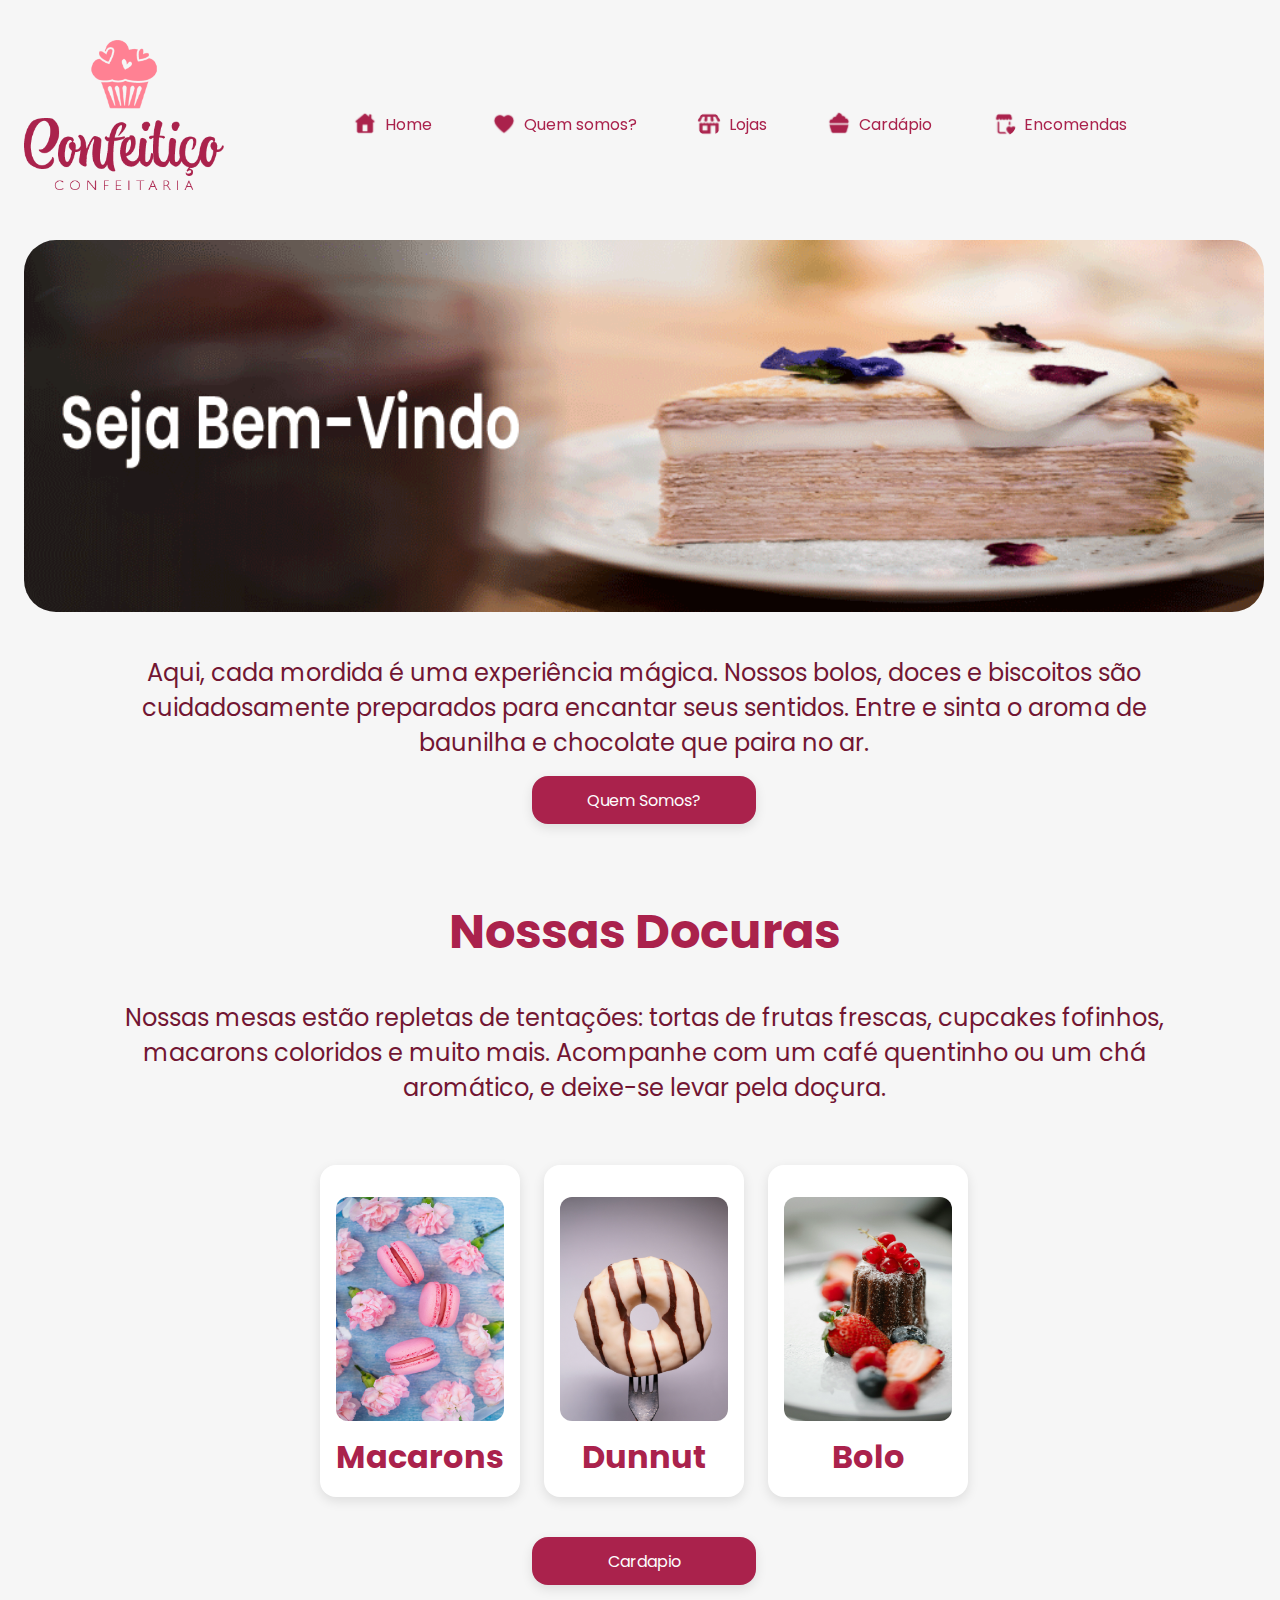
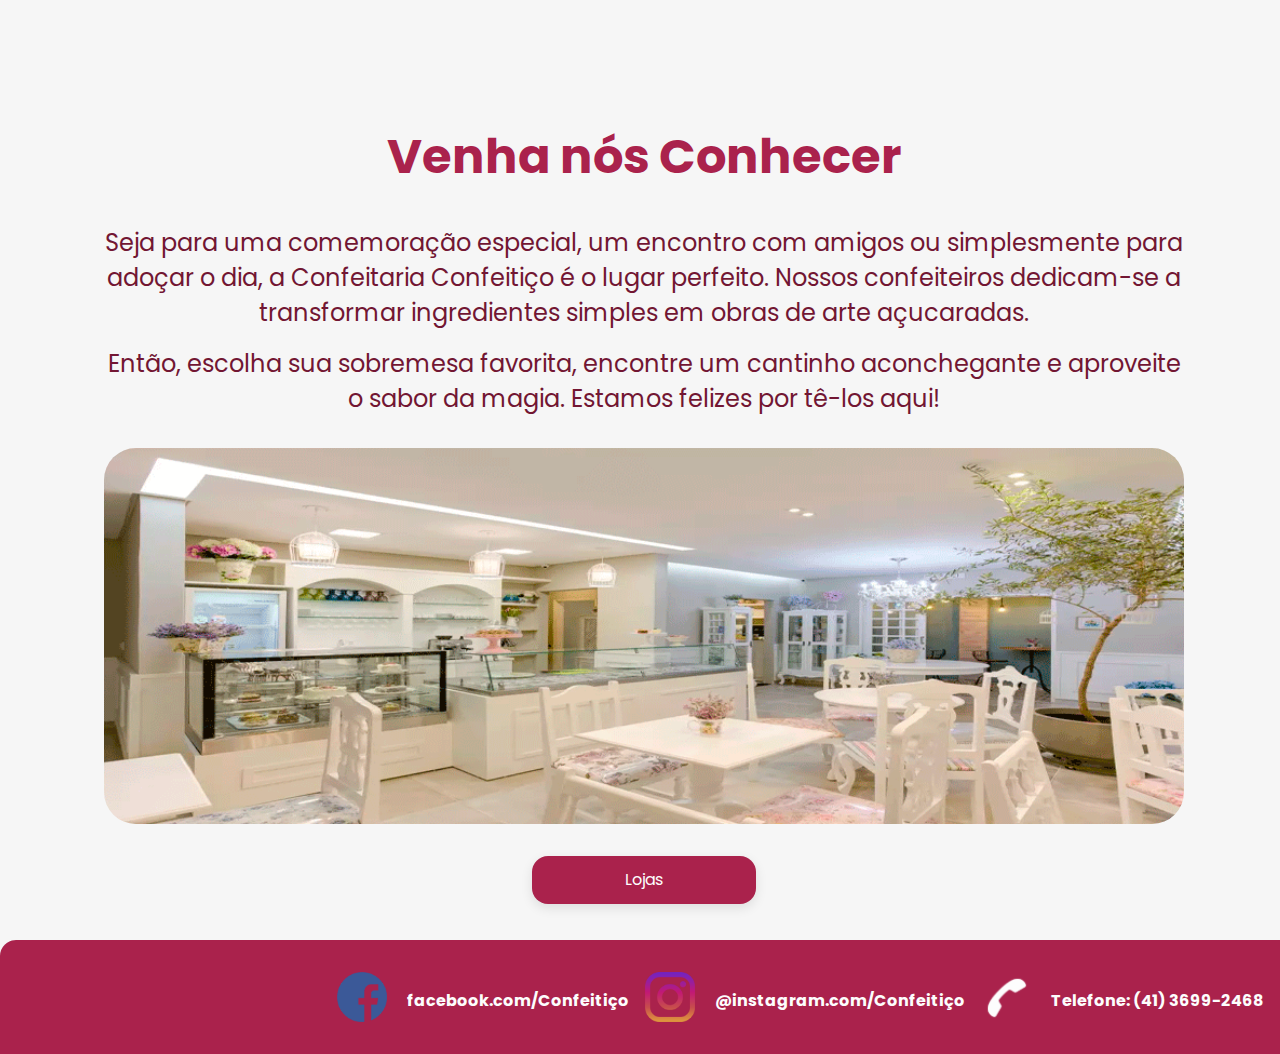
<file: web/index.html>
<!DOCTYPE html>
<html lang="en">

<head>
    <meta charset="UTF-8">
    <meta name="viewport" content="width=device-width, initial-scale=1.0">
    <title>Home</title>
    <link rel="stylesheet" href="assets/css/estilos.css">
    <link
        href="https://fonts.googleapis.com/css2?family=Poppins:ital,wght@0,100;0,200;0,300;0,400;0,500;0,600;0,700;0,800;0,900;1,100;1,200;1,300;1,400;1,500;1,600;1,700;1,800;1,900&display=swap"
        rel="stylesheet">

</head>

<body class="espaço">

    <div id="container">
        <header>
            <div id="topo">
                <a href="index.html"><img src="assets/Imagens/logo.png" alt="Logo" class="logo"></a>
                <img src="assets/Imagens/icones/Menu.svg" alt="Menu" id="btMenu">

            </div>

            <nav id="nav">
                     <img src="assets/Imagens/icones/fechar (1).svg" id="btFechar" alt="fechar">
                    <ul>
                        <li><img src="assets/Imagens/icones/icon-home.svg" alt="home"><a href="index.html">Home</a></li>
                        <li><img src="assets/Imagens/icones/icon-QuemSomos.svg" alt="coração"><a href="QuemSomos.html">Quem
                                somos?</a></li>
                        <li><img src="assets/Imagens/icones/icon-Lojas.svg" alt="loja"><a href="Lojas.html">Lojas</a></li>
                        <li><img src="assets/Imagens/icones/Icon-Cardapio.svg" alt="cardapio"><a href="Cardapio.html">Cardápio</a>
                        </li>
    
                        <li><img src="assets/Imagens/icones/icon-Encomendas.svg" alt="encomendas"><a
                                href="Encomendas.html">Encomendas</a></li>
                </ul>
            </nav>
        </header>
        <div class="fotodestaque">

            <img src="assets/Imagens/destaque-home.png" alt="Imagem Destaque">
        </div>

        <section class="seção-home">
            <p>
                Aqui, cada mordida é uma experiência mágica. Nossos bolos, doces e biscoitos são cuidadosamente
                preparados para encantar seus sentidos. Entre e sinta o aroma de baunilha e chocolate que paira no ar.

            </p>

            <a href="QuemSomos.html" class="botao">Quem Somos? </a>
        </section>


        <section class="seção-home">

            <h1>Nossas Docuras</h1>
            <p>
                Nossas mesas estão repletas de tentações: tortas de frutas frescas, cupcakes fofinhos, macarons
                coloridos e muito mais. Acompanhe com um café quentinho ou um chá aromático, e deixe-se levar pela
                doçura.
            </p>
        </section>


        <aside class="seção-docuras">
            <div class="card-home">
                <img src="assets/Imagens/macarons-home.png" alt="macarons">
                <h3>Macarons</h3>
            </div>

            <div class="card-home">
                <img src="assets/Imagens/dunnut-home.png" alt="dunnut">
                <h3>Dunnut</h3>
            </div>

            <div class="card-home">
                <img src="assets/Imagens/bolo-home.png" alt="Bolo">
                <h3>Bolo</h3>
            </div>


        </aside>
        <div class="botao-docuras">
            <a href="Cardapio.html" class="botao">Cardapio</a>
        </div>

        <section class="seção-home">
            <h1>Venha nós Conhecer</h1>
            <p>Seja para uma comemoração especial, um encontro com amigos ou simplesmente para adoçar o dia, a
                Confeitaria Confeitiço é o lugar perfeito. Nossos confeiteiros dedicam-se a transformar ingredientes
                simples em obras de arte açucaradas.
            </p>
            <p>
                Então, escolha sua sobremesa favorita, encontre um cantinho aconchegante e aproveite o sabor da magia.
                Estamos felizes por tê-los aqui!
            </p>

            <img src="assets/Imagens/loja_a.png" alt="Loja">

            <a href="Lojas.html" class="botao">Lojas</a>

        </section>
    </div>

    <footer>
        <div class="rodape">
            <img src="assets/Imagens/Call.svg" alt="telefone">
            <h2>Telefone: (41) 3699-2468</h2>
        </div>
        <div class="rodape">
            <img src="assets/Imagens/instagram.png" alt="instagram">
            <h2> @instagram.com/Confeitiço</h2>

        </div>
        <div class="rodape">
            <img src="assets/Imagens/face.png" alt="FaceBook">
            <h2> facebook.com/Confeitiço</h2>
        </div>
    </footer>




    <script src="assets/javascript/js.js">

    </script>




</body>

</html>
</file>
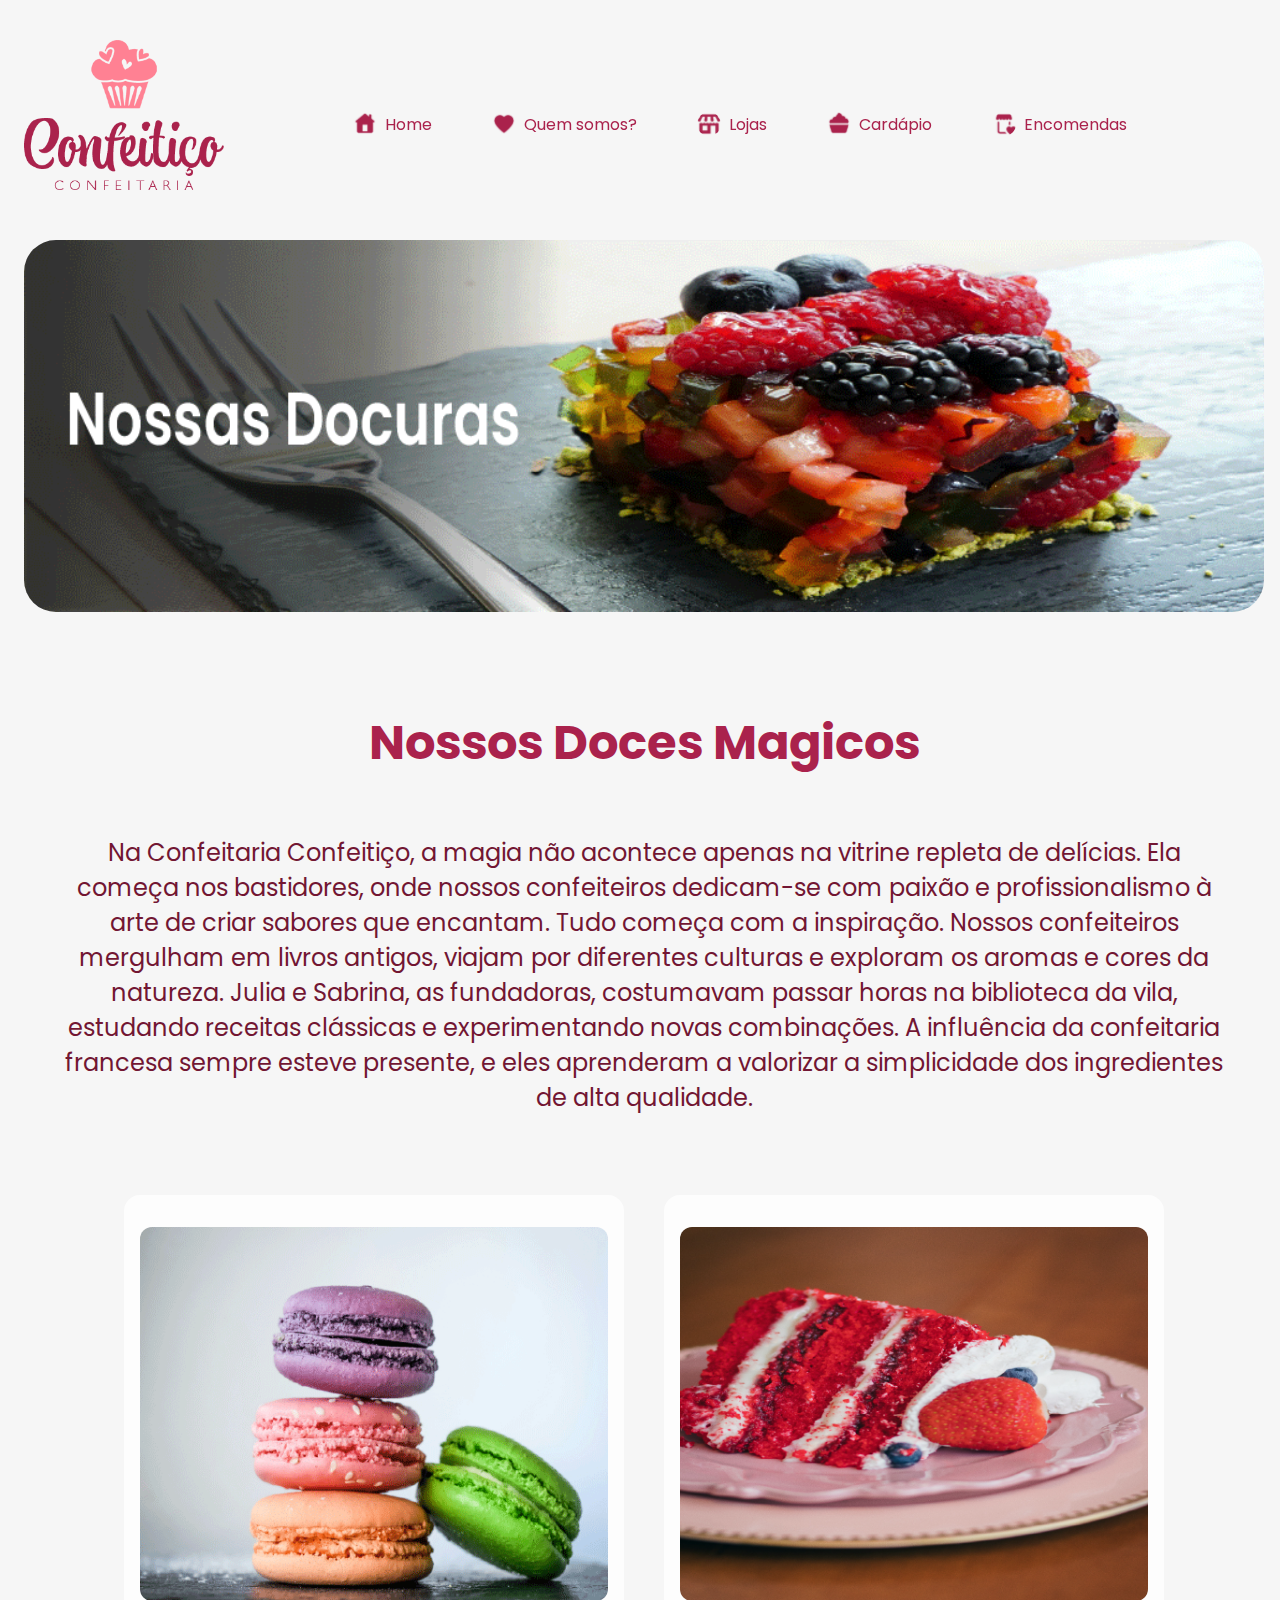
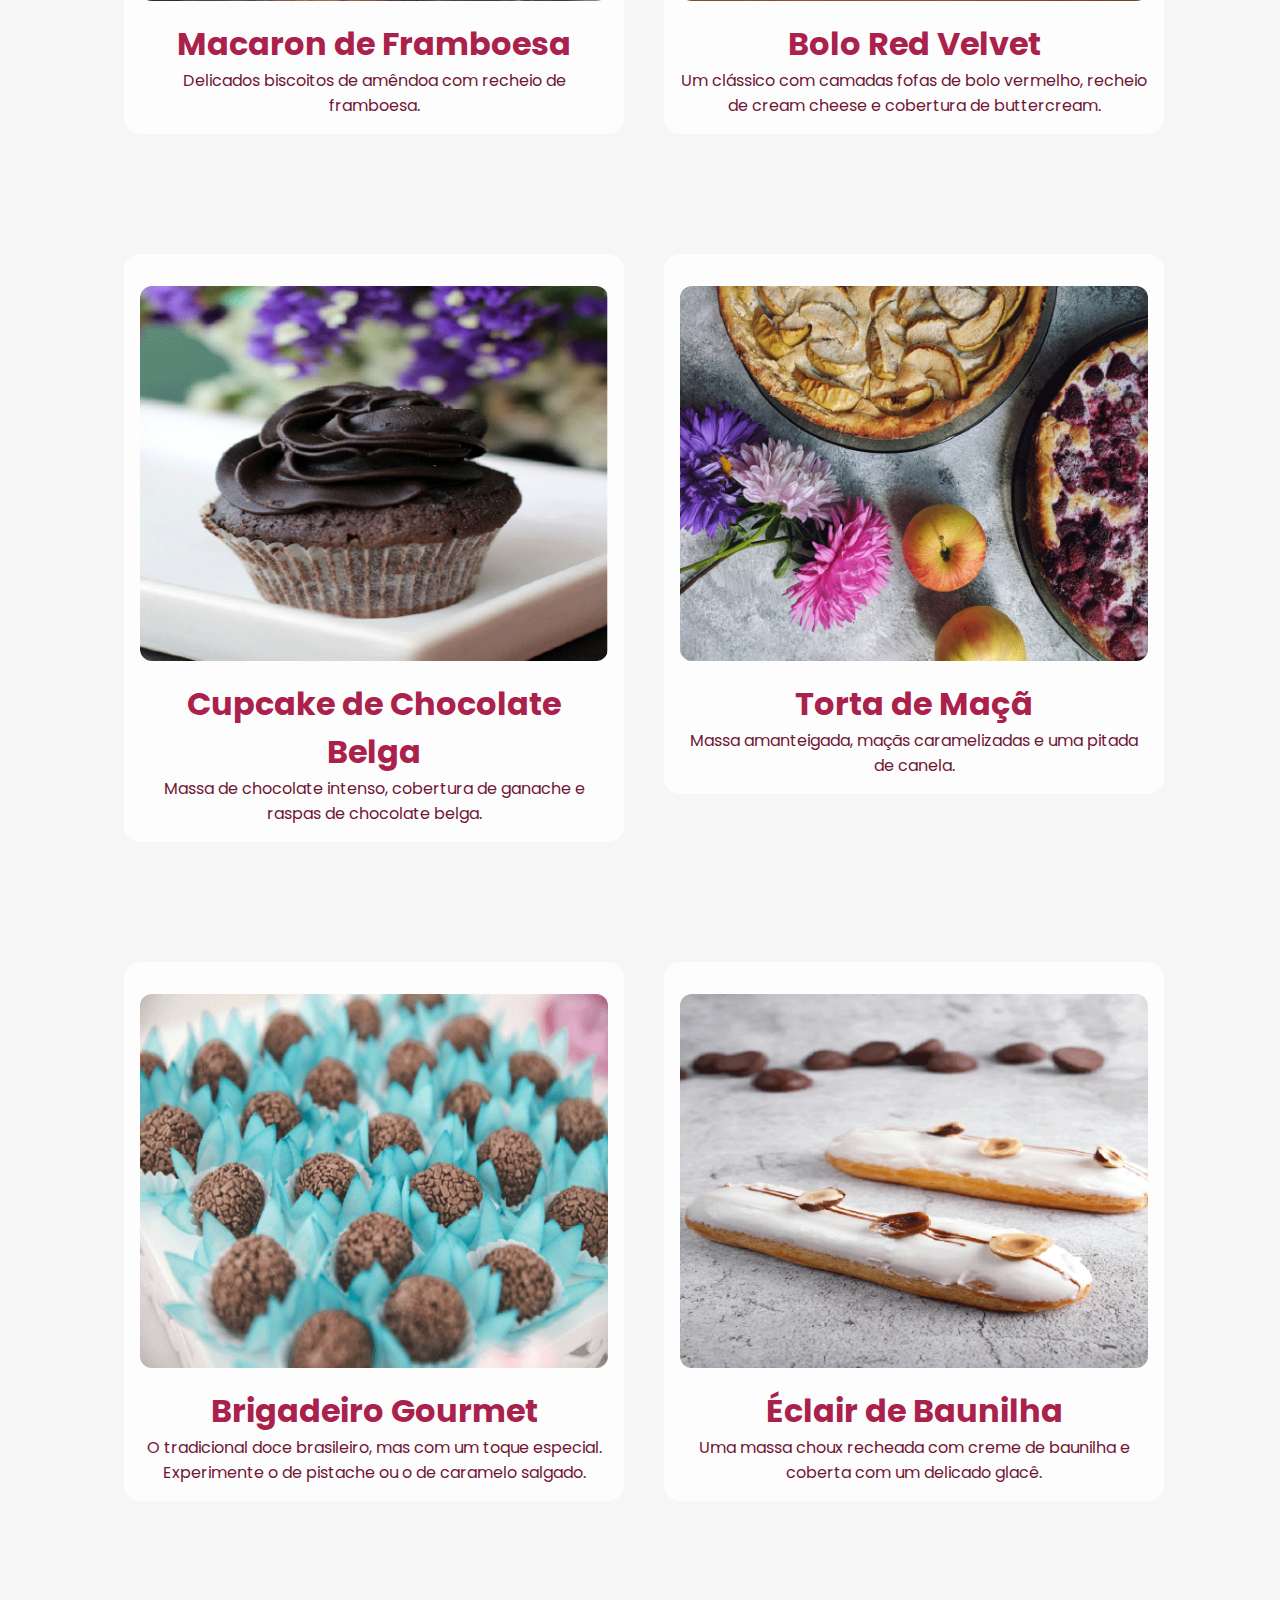
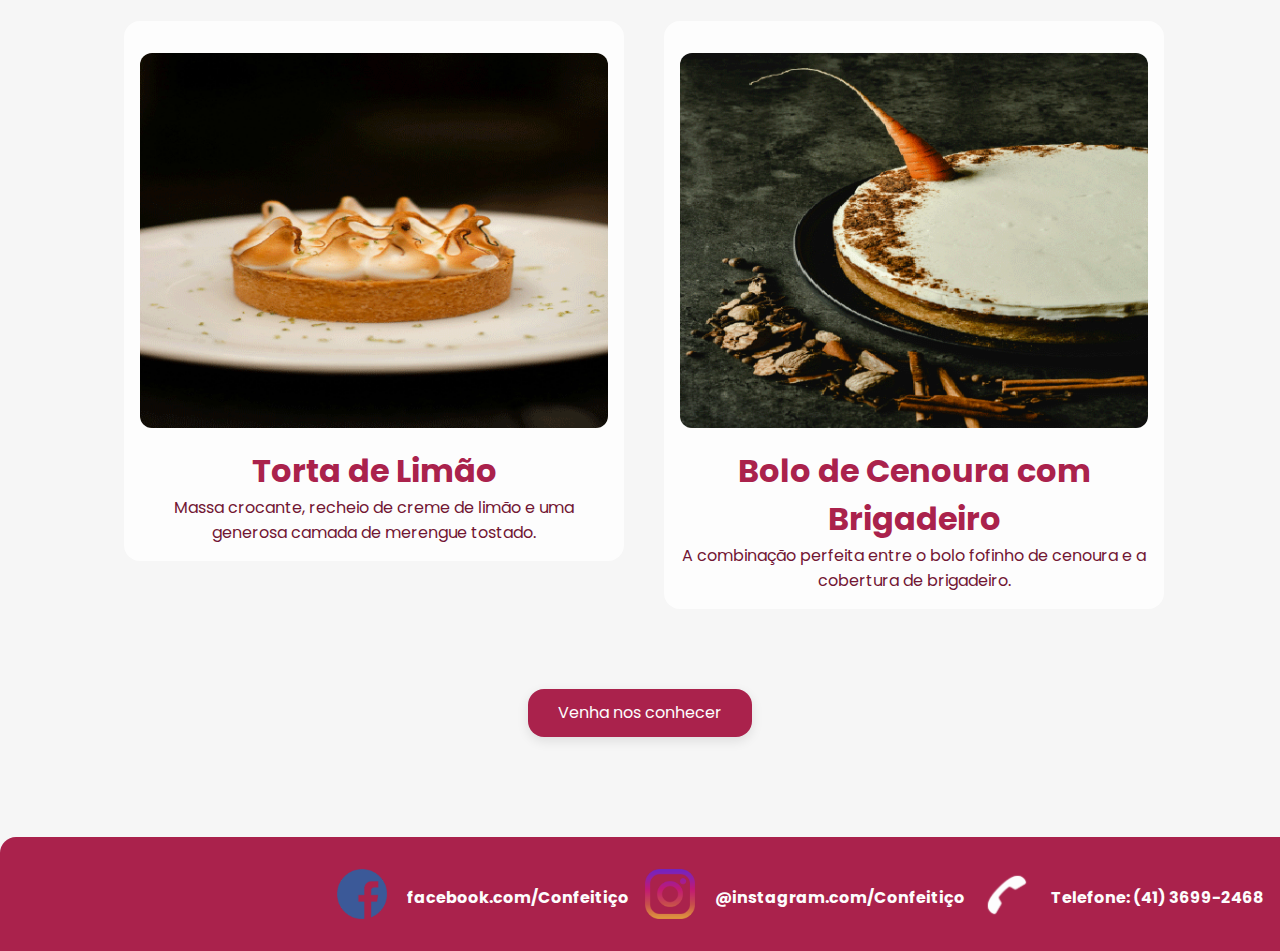
<file: web/Cardapio.html>
<!DOCTYPE html>
<html lang="en">

<head>
    <meta charset="UTF-8">
    <meta name="viewport" content="width=device-width, initial-scale=1.0">
    <title>cardapio</title>
    <link rel="stylesheet" href="assets/css/estilos.css">
    <link
        href="https://fonts.googleapis.com/css2?family=Poppins:ital,wght@0,100;0,200;0,300;0,400;0,500;0,600;0,700;0,800;0,900;1,100;1,200;1,300;1,400;1,500;1,600;1,700;1,800;1,900&display=swap"
        rel="stylesheet">

</head>

<body class="espaço">

    <div id="container">
        <header>
            <div id="topo">
                    <a href="index.html"><img src="assets/Imagens/logo.png" alt="Logo" class="logo"></a>
                <img src="assets/Imagens/icones/Menu.svg" alt="Menu" id="btMenu">

            </div>

            <nav id="nav">
                <img src="assets/Imagens/icones/fechar (1).svg" id="btFechar" alt="fechar">
                <ul>
                    <img src="assets/Imagens/icones/fechar (1).svg" id="btFechar" alt="fechar">
                    <ul>
                        <li><img src="assets/Imagens/icones/icon-home.svg" alt="home"><a href="index.html">Home</a></li>
                        <li><img src="assets/Imagens/icones/icon-QuemSomos.svg" alt="coração"><a href="QuemSomos.html">Quem
                                somos?</a></li>
                        <li><img src="assets/Imagens/icones/icon-Lojas.svg" alt="loja"><a href="Lojas.html">Lojas</a></li>
                        <li><img src="assets/Imagens/icones/Icon-Cardapio.svg" alt="cardapio"><a href="Cardapio.html">Cardápio</a>
                        </li>
    
                        <li><img src="assets/Imagens/icones/icon-Encomendas.svg" alt="encomendas"><a
                                href="Encomendas.html">Encomendas</a></li>
                </ul>
            </nav>
        </header>
        <div class="fotodestaque">
            <img src="assets/Imagens/destaque-cardaoio.png" alt="imagem">
        </div>
        <section class="seção-cardapio">
            <h1>Nossos Doces Magicos</h1>
            <p>Na Confeitaria Confeitiço, a magia não acontece apenas na vitrine repleta de delícias. Ela começa nos
                bastidores, onde nossos confeiteiros dedicam-se com paixão e profissionalismo à arte de criar sabores
                que encantam.

                Tudo começa com a inspiração. Nossos confeiteiros mergulham em livros antigos, viajam por diferentes
                culturas e exploram os aromas e cores da natureza. Julia e Sabrina, as fundadoras, costumavam passar
                horas na biblioteca da vila, estudando receitas clássicas e experimentando novas combinações. A
                influência da confeitaria francesa sempre esteve presente, e eles aprenderam a valorizar a simplicidade
                dos ingredientes de alta qualidade.
                
            </p>


            <aside class="seção-cardapio">
                <div class="card-cardapio">
                    <img src="assets/Imagens/macaron-cardapio.png" alt="Macaron de Framboesa">
                    <h3>Macaron de Framboesa</h3>
                    <p>Delicados biscoitos de amêndoa com recheio de framboesa.</p>
                </div>

                <div class="card-cardapio">
                    <img src="assets/Imagens/bolo-red-velvet-b.png" alt="Bolo Red Velvet">
                    <h3>Bolo Red Velvet</h3>
                    <p>Um clássico com camadas fofas de bolo vermelho, recheio de cream cheese e cobertura de
                        buttercream.
                    </p>
                </div>
            </aside>



            <aside class="seção-cardapio">
                <div class="card-cardapio">
                    <img src="assets/Imagens/cup.png" alt="Cupcake de Chocolate Belga">
                    <h3>Cupcake de Chocolate Belga</h3>
                    <p>Massa de chocolate intenso, cobertura de ganache e raspas de chocolate belga.</p>
                </div>

                <div class="card-cardapio">
                    <img src="assets/Imagens/torta-maca.png" alt="Torta de Maçã">
                    <h3>Torta de Maçã</h3>
                    <p>Massa amanteigada, maçãs caramelizadas e uma pitada de canela.</p>
                </div>
            </aside>



            <aside class="seção-cardapio">
                <div class="card-cardapio">
                    <img src="assets/Imagens/brigadeiro.png" alt="Brigadeiro Gourmet">
                    <h3>Brigadeiro Gourmet</h3>
                    <p>O tradicional doce brasileiro, mas com um toque especial. Experimente o de pistache ou o de
                        caramelo
                        salgado.</p>
                </div>

                <div class="card-cardapio">
                    <img src="assets/Imagens/eclar_d.png" alt="Éclair de Baunilha">
                    <h3>Éclair de Baunilha</h3>
                    <p>Uma massa choux recheada com creme de baunilha e coberta com um delicado glacê.</p>
                </div>
            </aside>



            <aside class="seção-cardapio">
                <div class="card-cardapio">
                    <img src="assets/Imagens/torta-limao.png" alt="Torta de Limão">
                    <h3>Torta de Limão</h3>
                    <p>Massa crocante, recheio de creme de limão e uma generosa camada de merengue tostado.</p>
                </div>

                <div class="card-cardapio">
                    <img src="assets/Imagens/bolo-cenoura.png" alt="Bolo de Cenoura com Brigadeiro">
                    <h3>Bolo de Cenoura com Brigadeiro</h3>
                    <p>A combinação perfeita entre o bolo fofinho de cenoura e a cobertura de brigadeiro.</p>
                </div>
            </aside>


    </div>
    <div class="botao-docuras">
        <a href="Lojas.html" class="botao">Venha nos conhecer</a>
    </div>



 <footer>
        <div class="rodape">
            <img src="assets/Imagens/Call.svg" alt="telefone">
            <h2>Telefone: (41) 3699-2468</h2>
        </div>
        <div class="rodape">
            <img src="assets/Imagens/instagram.png" alt="instagram">
            <h2> @instagram.com/Confeitiço</h2>

        </div>
        <div class="rodape">
            <img src="assets/Imagens/face.png" alt="FaceBook">
            <h2> facebook.com/Confeitiço</h2>
        </div>
    </footer>


    <script src="assets/javascript/js.js">

    </script>




</body>

</html>
</file>
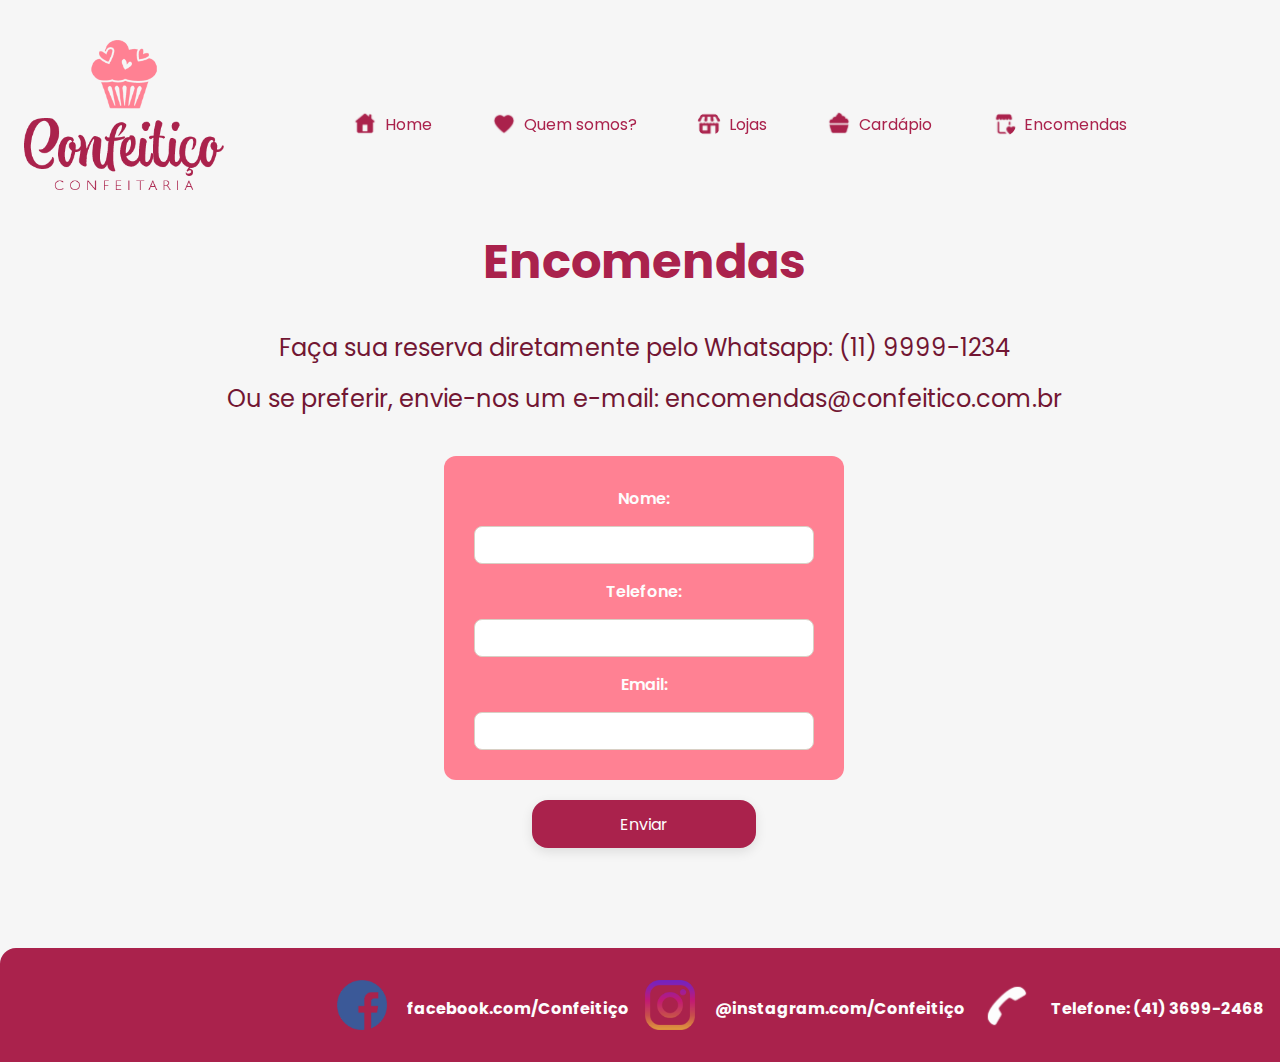
<file: web/Encomendas.html>
<!DOCTYPE html>
<html lang="en">

<head>
    <meta charset="UTF-8">
    <meta name="viewport" content="width=device-width, initial-scale=1.0">
    <title>Encomendas</title>
    <link rel="stylesheet" href="assets/css/estilos.css"">
    <link
        href="https://fonts.googleapis.com/css2?family=Poppins:ital,wght@0,100;0,200;0,300;0,400;0,500;0,600;0,700;0,800;0,900;1,100;1,200;1,300;1,400;1,500;1,600;1,700;1,800;1,900&display=swap"
        rel="stylesheet">

</head>

<body class="espaço">

    <div id="container">
        <header>
            <div id="topo">
               <a href="index.html"><img src="assets/Imagens/logo.png" alt="Logo" class="logo"></a>
                <img src="assets/Imagens/icones/Menu.svg" alt="Menu" id="btMenu">

            </div>

            <nav id="nav">
                <img src="assets/Imagens/icones/fechar (1).svg" id="btFechar" alt="">
                <ul>
                    <li><img src="assets/Imagens/icones/icon-home.svg" alt=""><a href="index.html">Home</a></li>
                    <li><img src="assets/Imagens/icones/icon-QuemSomos.svg" alt=""><a href="QuemSomos.html">Quem
                            somos?</a></li>
                    <li><img src="assets/Imagens/icones/icon-Lojas.svg" alt=""><a href="Lojas.html">Lojas</a></li>
                    <li><img src="assets/Imagens/icones/Icon-Cardapio.svg" alt=""><a href="Cardapio.html">Cardápio</a>
                    </li>

                    <li><img src="assets/Imagens/icones/icon-Encomendas.svg" alt=""><a
                            href="Encomendas.html">Encomendas</a></li>
                </ul>
            </nav>
        </header>
    <br><br>
        <div class="seção-home">
            <h1>Encomendas</h1>
            <p>Faça sua reserva diretamente pelo Whatsapp: (11) 9999-1234</p>
            <p> Ou se preferir, envie-nos um e-mail: encomendas@confeitico.com.br
            </p>
        </div>
        <section class="seção-home">
            <form action="/enviar" method="post">
                <label for="nome">Nome:</label>
                <input type="text" id="nome" name="nome">
                <label for="Telefone">Telefone:</label>
                <input type="tel" id="Telefone" name="Telefone">


                <label for="email">Email:</label>
                <input type="email" id="email" name="email">





















        </section>


        <div class="botao-docuras">
            <a href="Cardapio.html" class="botao">Enviar</a>
        </div>

    </div>





 <footer>
        <div class="rodape">
            <img src="assets/Imagens/Call.svg" alt="telefone">
            <h2>Telefone: (41) 3699-2468</h2>
        </div>
        <div class="rodape">
            <img src="assets/Imagens/instagram.png" alt="instagram">
            <h2> @instagram.com/Confeitiço</h2>

        </div>
        <div class="rodape">
            <img src="assets/Imagens/face.png" alt="FaceBook">
            <h2> facebook.com/Confeitiço</h2>
        </div>
    </footer>




    <script src="assets/javascript/js.js">

    </script>




</body>

</html>
</file>
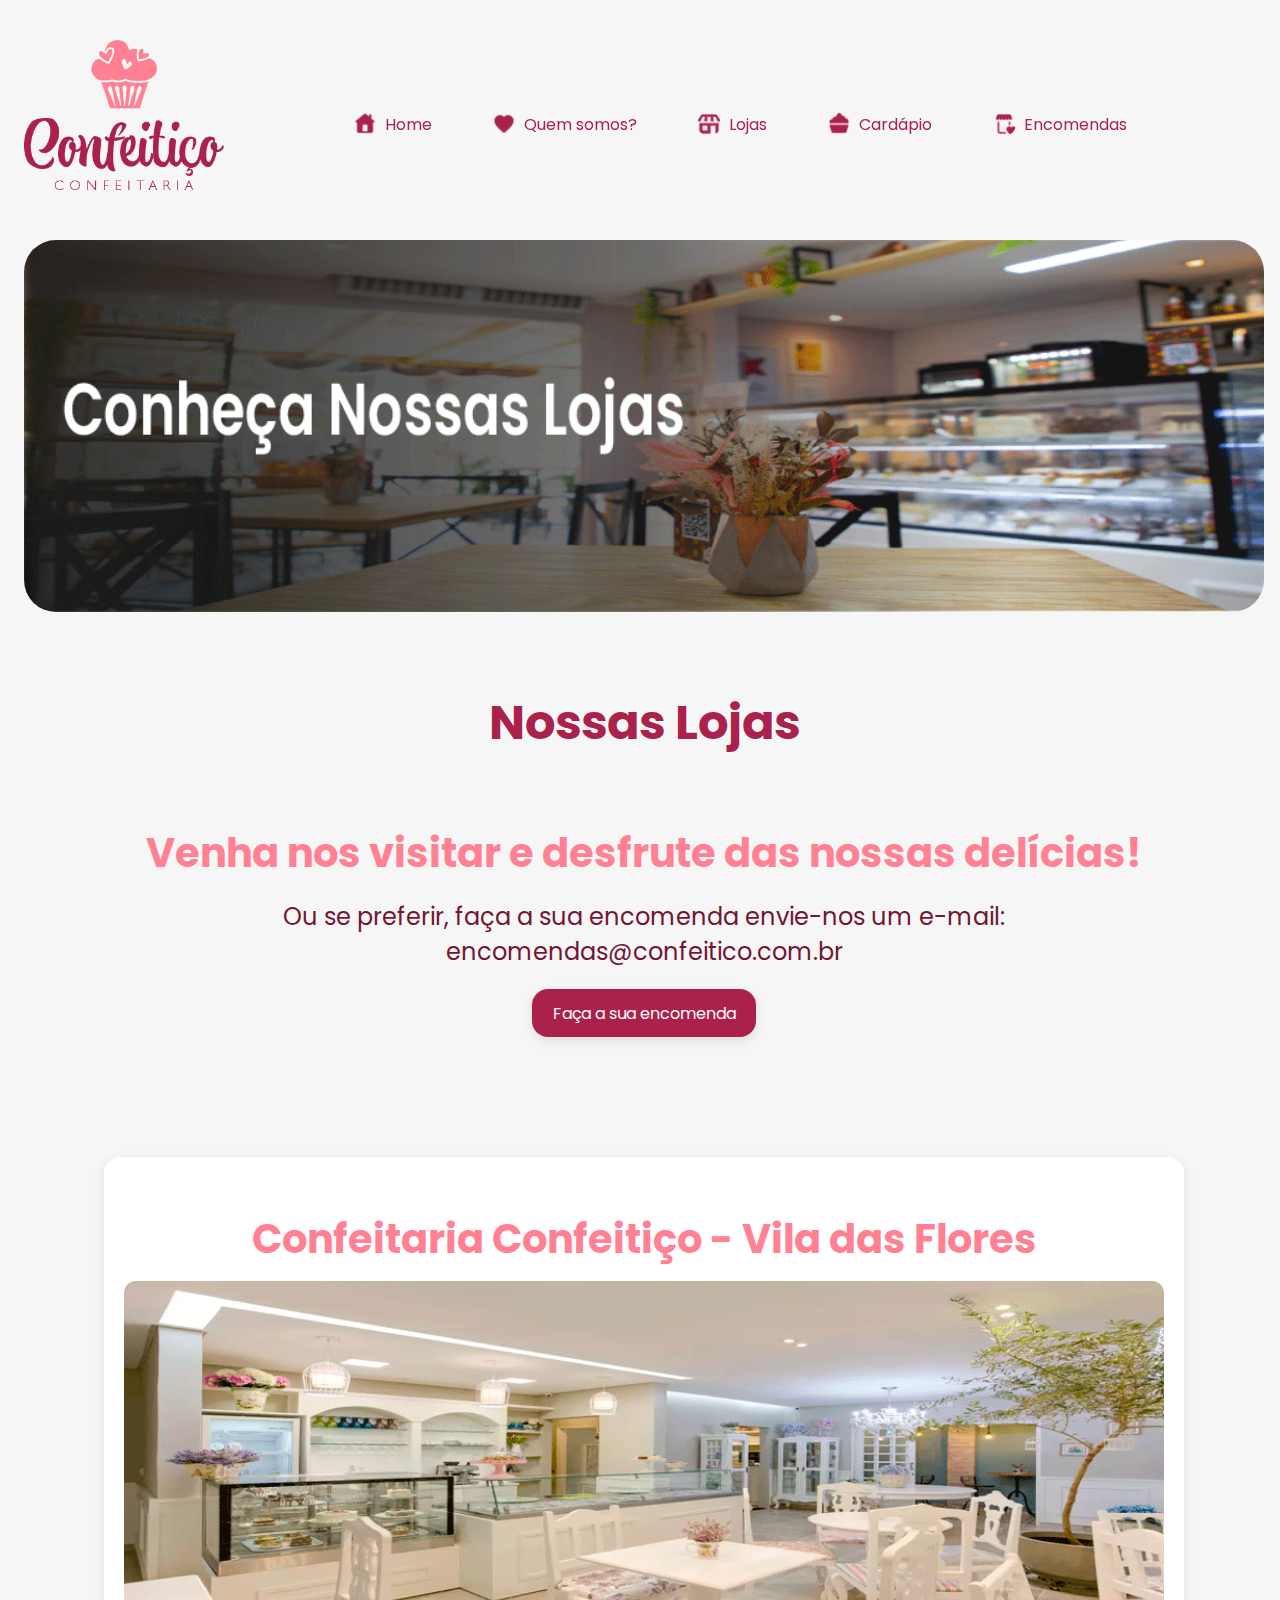
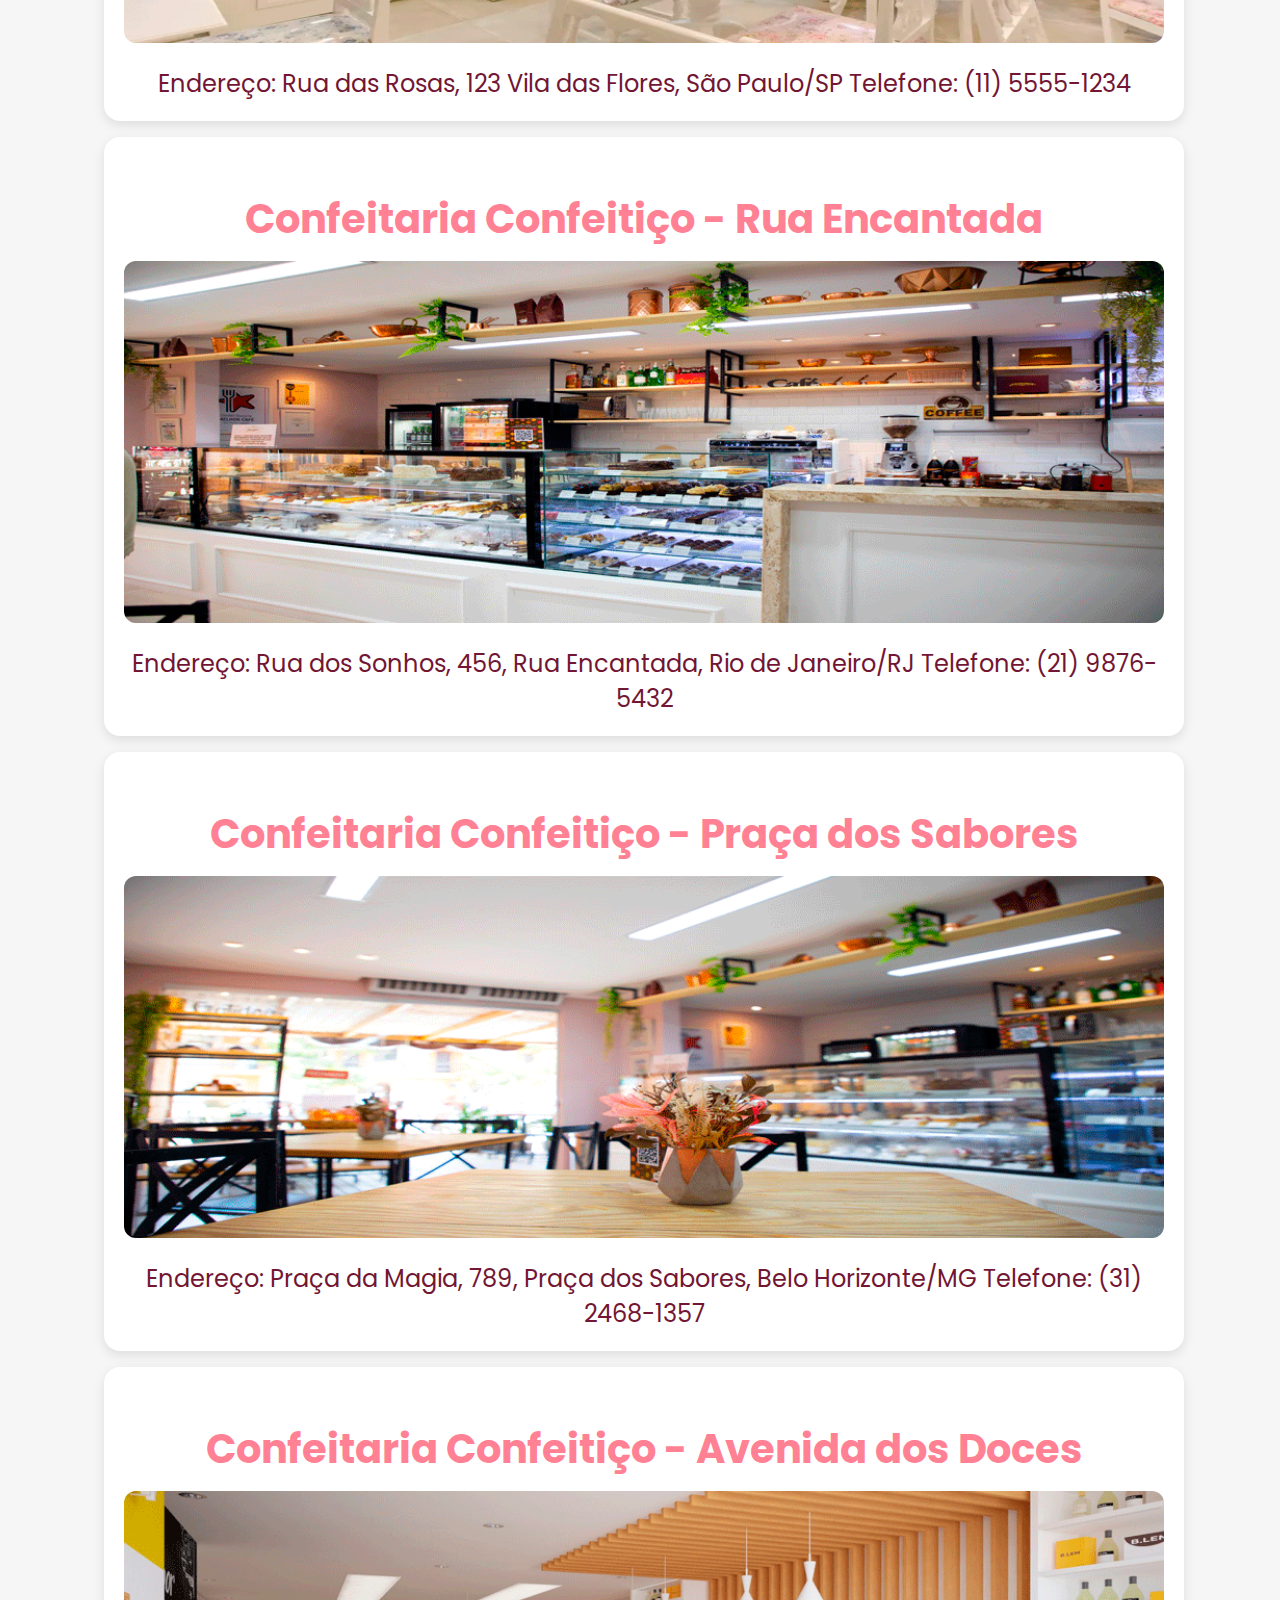
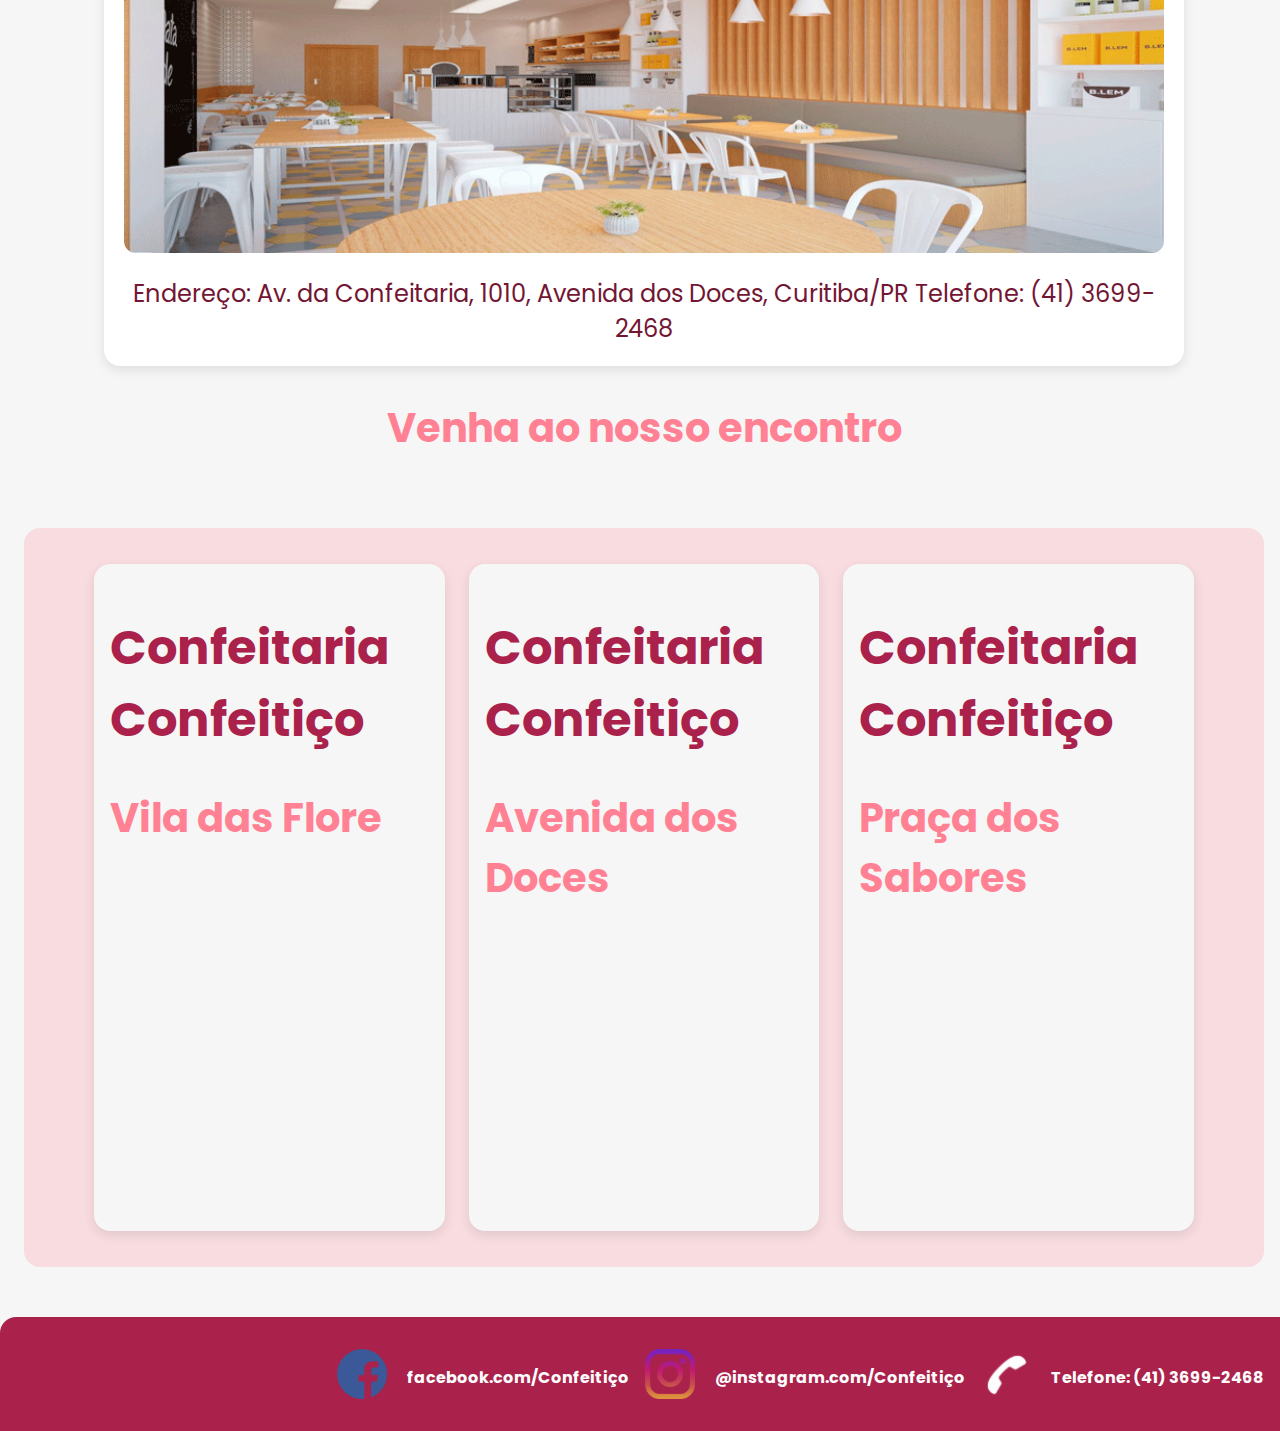
<file: web/Lojas.html>
<!DOCTYPE html>
<html lang="en">

<head>
    <meta charset="UTF-8">
    <meta name="viewport" content="width=device-width, initial-scale=1.0">
    <title>Lojas</title>
    <link rel="stylesheet" href="assets/css/estilos.css">
    <link
        href="https://fonts.googleapis.com/css2?family=Poppins:ital,wght@0,100;0,200;0,300;0,400;0,500;0,600;0,700;0,800;0,900;1,100;1,200;1,300;1,400;1,500;1,600;1,700;1,800;1,900&display=swap"
        rel="stylesheet">

</head>

<body class="espaço">

    <div id="container">
        <header>
            <div id="topo">
                <img src="assets/Imagens/logo.png" alt="Logo" class="logo">
                <img src="assets/Imagens/icones/Menu.svg" alt="Menu" id="btMenu">

            </div>

            <nav id="nav">
                <img src="assets/Imagens/icones/fechar (1).svg" id="btFechar" alt="">
                <ul>
                    <img src="assets/Imagens/icones/fechar (1).svg" id="btFechar" alt="">
                    <ul>
                    <img src="assets/Imagens/icones/fechar (1).svg" id="btFechar" alt="fechar">
                    <ul>
                        <li><img src="assets/Imagens/icones/icon-home.svg" alt="home"><a href="index.html">Home</a></li>
                        <li><img src="assets/Imagens/icones/icon-QuemSomos.svg" alt="coração"><a href="QuemSomos.html">Quem
                                somos?</a></li>
                        <li><img src="assets/Imagens/icones/icon-Lojas.svg" alt="loja"><a href="Lojas.html">Lojas</a></li>
                        <li><img src="assets/Imagens/icones/Icon-Cardapio.svg" alt="cardapio"><a href="Cardapio.html">Cardápio</a>
                        </li>
    
                        <li><img src="assets/Imagens/icones/icon-Encomendas.svg" alt="encomendas"><a
                                href="Encomendas.html">Encomendas</a></li>
                </ul>
            </nav>
        </header>
        <div class="fotodestaque">
            <img src="assets/Imagens/loja-destaque.png" alt="">
        </div>

        
        <section class="seção-home">
            <h1>Nossas Lojas</h1>
            <h2>Venha nos visitar e desfrute das nossas delícias! </h2>
            <p> Ou se preferir, faça a sua encomenda envie-nos um e-mail: encomendas@confeitico.com.br</p>

        </section>




        <div class="botao-docuras">

            <a href="Encomendas.html" class="botao">Faça a sua encomenda</a>
        </div>

        <section class="seção-loja">




            <aside class="seção-loja">

                <h2>Confeitaria Confeitiço - Vila das Flores</h2>
                <img src="assets/Imagens/loja_a.png" alt="Loja Vila das Flores">
                <p>Endereço: Rua das Rosas, 123 Vila das Flores, São Paulo/SP
                    Telefone: (11) 5555-1234</p>
                    
    

                    
                    
            </aside>

            <aside class="seção-loja">
                <h2>Confeitaria Confeitiço - Rua Encantada</h2>
                <img src="assets/Imagens/loja_e.png" alt="Loja Vila das Flores">
                <p>
                    Endereço: Rua dos Sonhos, 456, Rua Encantada, Rio de Janeiro/RJ
                    Telefone: (21) 9876-5432</p>

            </aside>

            <aside class="seção-loja">
                <h2>Confeitaria Confeitiço - Praça dos Sabores</h2>
                <img src="assets/Imagens/loja_f.png" alt="Loja Vila das Flores">
                <p>Endereço: Praça da Magia, 789, Praça dos Sabores, Belo Horizonte/MG
                    Telefone: (31) 2468-1357
                </p>
            </aside>

            <aside class="seção-loja">
                <h2>Confeitaria Confeitiço - Avenida dos Doces</h2>
                <img src="assets/Imagens/loja_b.png" alt="Loja Vila das Flores">
                <p>Endereço: Av. da Confeitaria, 1010, Avenida dos Doces, Curitiba/PR
                    Telefone: (41) 3699-2468
                </p>
            </aside>

            <h2>Venha ao nosso encontro</h2>
        </section>
    

      
        <section class="localização">
            <aside class="localização-card">
                <h1>Confeitaria Confeitiço</h1>
            <h2>Vila das Flore</h2>
            <iframe src="https://www.google.com/maps/embed?pb=!1m18!1m12!1m3!1d14628.716892934412!2d-46.698742600426186!3d-23.56200581078667!2m3!1f0!2f0!3f0!3m2!1i1024!2i768!4f13.1!3m3!1m2!1s0x94ce5798cb16268f%3A0xa94014a3e39a3708!2sPinheiros%2C%20S%C3%A3o%20Paulo%20-%20SP!5e0!3m2!1spt-BR!2sbr!4v1761157278707!5m2!1spt-BR!2sbr" width="300" height="300" style="border:0;" allowfullscreen="" loading="lazy" referrerpolicy="no-referrer-when-downgrade"></iframe>


           </aside>
           <aside class="localização-card">
            <h1>Confeitaria Confeitiço</h1>

            <h2>Avenida dos Doces</h2>
            <iframe src="https://www.google.com/maps/embed?pb=!1m18!1m12!1m3!1d14628.716892934412!2d-46.698742600426186!3d-23.56200581078667!2m3!1f0!2f0!3f0!3m2!1i1024!2i768!4f13.1!3m3!1m2!1s0x94ce5798cb16268f%3A0xa94014a3e39a3708!2sPinheiros%2C%20S%C3%A3o%20Paulo%20-%20SP!5e0!3m2!1spt-BR!2sbr!4v1761157278707!5m2!1spt-BR!2sbr" width="300" height="300" style="border:0;" allowfullscreen="" loading="lazy" referrerpolicy="no-referrer-when-downgrade"></iframe>


           </aside>
           <aside class="localização-card">       
            <h1>Confeitaria Confeitiço</h1>
            <h2>Praça dos Sabores</h2>
            <iframe src="https://www.google.com/maps/embed?pb=!1m18!1m12!1m3!1d14628.716892934412!2d-46.698742600426186!3d-23.56200581078667!2m3!1f0!2f0!3f0!3m2!1i1024!2i768!4f13.1!3m3!1m2!1s0x94ce5798cb16268f%3A0xa94014a3e39a3708!2sPinheiros%2C%20S%C3%A3o%20Paulo%20-%20SP!5e0!3m2!1spt-BR!2sbr!4v1761157278707!5m2!1spt-BR!2sbr" width="300" height="300" style="border:0;" allowfullscreen="" loading="lazy" referrerpolicy="no-referrer-when-downgrade"></iframe>












        </section>









    </div>
       <footer>
        <div class="rodape">
            <img src="assets/Imagens/Call.svg" alt="telefone">
            <h2>Telefone: (41) 3699-2468</h2>
        </div>
        <div class="rodape">
            <img src="assets/Imagens/instagram.png" alt="instagram">
            <h2> @instagram.com/Confeitiço</h2>

        </div>
        <div class="rodape">
            <img src="assets/Imagens/face.png" alt="FaceBook">
            <h2> facebook.com/Confeitiço</h2>
        </div>
    </footer>









    <script src="assets/javascript/js.js">

    </script>




</body>

</html>
</file>
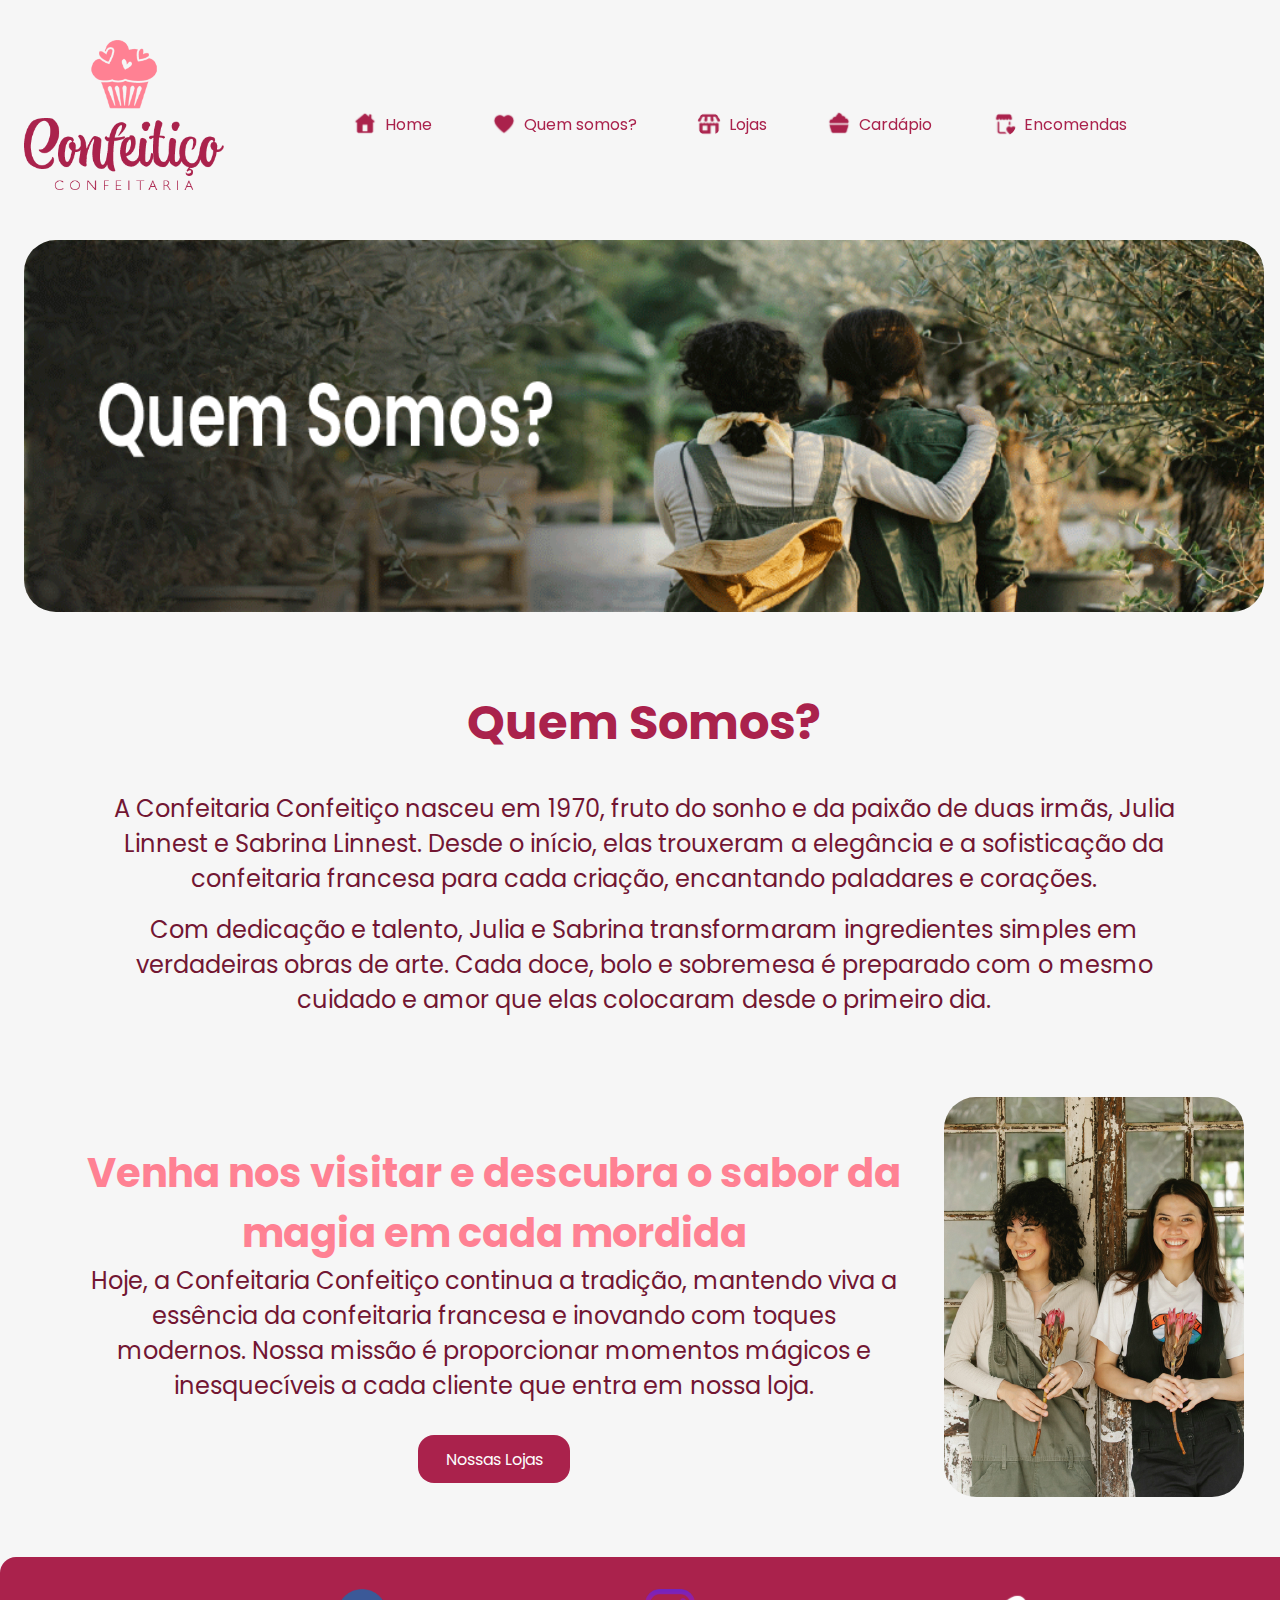
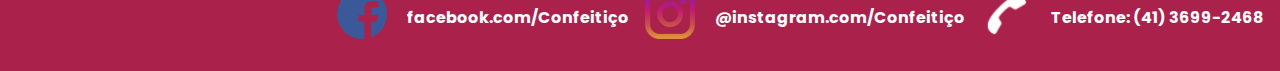
<file: web/QuemSomos.html>
<!DOCTYPE html>
<html lang="en">

<head>
    <meta charset="UTF-8">
    <meta name="viewport" content="width=device-width, initial-scale=1.0">
    <title>Quem Somos</title>
    <link rel="stylesheet" href="assets/css/estilos.css">
    <link
        href="https://fonts.googleapis.com/css2?family=Poppins:ital,wght@0,100;0,200;0,300;0,400;0,500;0,600;0,700;0,800;0,900;1,100;1,200;1,300;1,400;1,500;1,600;1,700;1,800;1,900&display=swap"
        rel="stylesheet">

</head>

<body class="espaço">

    <div id="container">
        <header>
            <div id="topo">
                   <a href="index.html"><img src="assets/Imagens/logo.png" alt="Logo" class="logo"></a>
                <img src="assets/Imagens/icones/Menu.svg" alt="Menu" id="btMenu">

            </div>

            <nav id="nav">
                 <img src="assets/Imagens/icones/fechar (1).svg" id="btFechar" alt="fechar">
                    <ul>
                        <li><img src="assets/Imagens/icones/icon-home.svg" alt="home"><a href="index.html">Home</a></li>
                        <li><img src="assets/Imagens/icones/icon-QuemSomos.svg" alt="coração"><a href="QuemSomos.html">Quem
                                somos?</a></li>
                        <li><img src="assets/Imagens/icones/icon-Lojas.svg" alt="loja"><a href="Lojas.html">Lojas</a></li>
                        <li><img src="assets/Imagens/icones/Icon-Cardapio.svg" alt="cardapio"><a href="Cardapio.html">Cardápio</a>
                        </li>
    
                        <li><img src="assets/Imagens/icones/icon-Encomendas.svg" alt="encomendas"><a
                                href="Encomendas.html">Encomendas</a></li>
                </ul>
            </nav>
        </header>
        <div class="fotodestaque">
            <img src="assets/Imagens/destaque-quemsomos.png" alt="fundadoras">
        </div>
        <section class="seção-home">

            <h1>Quem Somos?</h1>
            <p>A Confeitaria Confeitiço nasceu em 1970, fruto do sonho e da paixão de duas irmãs, Julia Linnest e
                Sabrina Linnest. Desde o início, elas trouxeram a elegância e a sofisticação da confeitaria francesa
                para cada criação, encantando paladares e corações.
            </p>
            <p>
                Com dedicação e talento, Julia e Sabrina transformaram ingredientes simples em verdadeiras obras de
                arte. Cada doce, bolo e sobremesa é preparado com o mesmo cuidado e amor que elas colocaram desde o
                primeiro dia.</p>

        </section>

        <section class="secao-quemsomos">
            <div class="quemsomos-flex">
                <div class="quemsomos-flex-text">
                    <h2>Venha nos visitar e descubra o sabor da magia em cada mordida</h2>
                    <p>Hoje, a Confeitaria Confeitiço continua a tradição, mantendo viva a essência da confeitaria
                        francesa e
                        inovando com toques modernos. Nossa missão é proporcionar momentos mágicos e inesquecíveis a
                        cada
                        cliente que entra em nossa loja.</p>
                    <a href="Lojas.html" class="botao-quemsomos-web">Nossas Lojas</a>
                </div>
                    <img class="quemsomos-img" src="assets/Imagens/fundadoras_c.png" alt="">
            </div>
            <a href="Lojas.html" class="botao-quemsomos">Nossas Lojas</a>
        </section>
















    </div>













   <footer>
        <div class="rodape">
            <img src="assets/Imagens/Call.svg" alt="telefone">
            <h2>Telefone: (41) 3699-2468</h2>
        </div>
        <div class="rodape">
            <img src="assets/Imagens/instagram.png" alt="instagram">
            <h2> @instagram.com/Confeitiço</h2>

        </div>
        <div class="rodape">
            <img src="assets/Imagens/face.png" alt="FaceBook">
            <h2> facebook.com/Confeitiço</h2>
        </div>
    </footer>




    <script src="assets/javascript/js.js">

    </script>




</body>

</html>
</file>
<file: web/assets/css/estilos.css>
/* Reset básico */
* {
  margin: 0;
  padding: 0;
  box-sizing: border-box;
}

body {
  font-family: "Poppins", sans-serif;
  background-color: #f6f6f6;

   padding-top: 200px;
}

#container {
  padding: 24px 16px 0px 24px;

}

.mostrarMenu {
  display: block;
  width: 100%;
  height: 100vh;
  position: fixed;
}

.ocultarMenu {
  display: none;
}

p {
  font-size: 1rem;
  color: #721633;
  font-style: normal;
  text-align: center;
}

h1 {
  color: #AA224C;
  margin: 32px 0px 16px 0px;
  font-size: 2rem;

}

h2 {
  color: #FF8193;
  font-size: 2rem;
  margin-top: 32px;
  font-style: normal
}

h3 {
  font-size: 2rem;
  color: #AA224C;
}



/* HEADER */


#topo {
  position: fixed;
  top: 0;
  left: 0%;
  width: 100%;
  height: 200px;
  background-color: #f6f6f6;
  display: flex;
  justify-content: space-around;
  align-items: center;
 
  z-index: 999;
}

header{ 
  display: flex;
  align-items: center;
  justify-items: center;
  
}

header img.logo {
  width: 200px;
  height: 150px;
}

header img #btMenu {
  width: 32px;
  height: 32px;
  cursor: pointer;
}


/* NAV (MENU FULLSCREEN) */

#btFechar {
  position: fixed;
  top: 0;
  right: 0;
  margin-bottom: 16px;
  width: 32px;
  height: 32px;
}

nav {
  position: fixed;
  top: 0;
  left: 0;
  height: 100vh;
  width: 100%;
  background-color:#ffefef;
  display: none;
  /* escondido por padrão */
  flex-direction: column;
  align-items: center;
  /* justify-content: center; */
  z-index: 1000;

}



nav ul {
  list-style: none;
  display: flex;
  flex-direction: column;
  align-items: flex-start;
 justify-content: center;
  gap: 16px;
  padding: 0;
  margin: 16px 0px 0px 0px;

}

nav ul li {
  display: flex;
  align-items: center;
  gap: 10px;
}

nav ul li img {
  width: 24px;
  height: 24px;
}

nav ul li a {
  text-decoration: none;
  color: #AA224C;
}

nav ul li a:hover {
  text-decoration: underline;
  color: #AA224C;
}



/* body */


.fotodestaque {
  width: 100%;
}

.fotodestaque img {
  width: 100%;
}





img {

 
  border-radius: 32px;
  margin: 16px 0px;
}

/* botão */
.botao {
  display: flex;
  align-items: center;
  justify-content: center;
  padding: 8px;
  text-decoration: none;
  color: #fdfdfd;
  background-color: #AA224C;
  height: 48px;
  width: 224px;
  border: none;
  border-radius: 16px;
  color: #fdfdfd;
  box-shadow: 0 4px 12px #0000001a;
}



.botao:hover {
  background-color: #961d43
}

.botao-quemsomos:hover {
  background-color: #961d43
}

  .botao-quemsomos-web {
    display: none;
}

.botao-quemsomos {
  display: flex;
  align-items: center;
  justify-content: center;
  padding: 8px;
  text-decoration: none;
  color: #fdfdfd;
  background-color: #AA224C;
  height: 48px;
  width: 152px;
  border: none;
  border-radius: 16px;
  color: #fdfdfd;
}

.botao-docuras {
  height: 124px;
  height: 132px;
  display: flex;
  justify-content: center;
}

.seção-docuras {
  display: flex;
  /* cards em linha */
  justify-content: center;
  /* centraliza horizontalmente */
  align-items: flex-start;
  gap: 16px;
  /* espaço entre os cards */
  padding: 20px;
  flex-wrap: wrap;
  /* permite quebrar linha se não couberem */

}


/* HOME */
.card-home {
  display: flex;
  flex-direction: column;
  align-items: center;

  max-width: 200px;
  /* tamanho máximo */
  background-color: #fff;
  border-radius: 16px;
  padding: 16px;
  
  box-shadow: 0 4px 12px rgba(0, 0, 0, 0.1);

}

.card-home img {
  width: 100%;
  height: auto;
  border-radius: 12px;
  margin-bottom: 12px;
}



.seção-home {
  display: flex;
  flex-direction: column;
  /* empilha imagem e texto */
  align-items: center;
  /* centraliza horizontalmente */
  text-align: center;
  /* centraliza o texto */
  gap: 16px;
  /* espaçamento entre imagem e texto */
  padding: 20px;
  width: 100%;
}

.seção-home img {
  width: 90%;
  /* ocupa 100% da largura do container */
  height: auto;
}

.seção-home p {
  max-width: 90%;
  /* evita que o texto fique muito largo */
}




    /* QUEM SOMOS */
.secao-quemsomos { margin: 24px 0px;
  display: flex;
  flex-direction: column;
  /* empilha imagem e texto */
  align-items: center;
  /* centraliza horizontalmente */
  text-align: center;
  /* centraliza o texto */
  gap: 16px;
  /* espaçamento entre imagem e texto */
  padding: 20px;
  width: 100%;
}

.secao-quemsomos img {
  width: 100%;
  /* ocupa 100% da largura do container */
  height: auto;
}

.secao-quemsomos p {
  max-width: 90%;
  /* evita que o texto fique muito largo */
}



     /* LOJAS */
.seção-loja {
   height: auto;
  text-align: center;
  /* centraliza o texto */
  gap: 16px;
  /* espaçamento entre imagem e texto */
  padding: 20px;
  width: 100%;
}


/* ENCOMENDAS */


form {
  color: #fdfdfd;
  display: flex;
  flex-direction: column;
  gap: 15px;
  background-color: #FF8193;
  padding: 30px;
  border-radius: 12px;
  width: 100%;
  max-width: 400px;
}

label {
  font-weight: 600;
}

input {
  padding: 10px 15px;
  border: 1px solid #d8cfc4;
  border-radius: 8px;
  font-size: 14px;

}



/* CARDAPIO */

.seção-cardapio {
  display: flex;
  flex-wrap: wrap;
  justify-content: center;
  align-items: flex-start;
  gap: 40px;
  padding: 40px;
  width: 100%;
}

.card-cardapio {
  

  max-width: 400px;
  min-width: 400px;
  height: auto;
  background: #fdfdfd;
  border-radius: 16px;
  padding: 16px;
  text-align: center;
}
.card-cardapio p {font-size: 1rem;}
.card-cardapio h2{font-size: 1.5rem;}

.card-cardapio img {
  width: 100%;
  height: auto;
  border-radius: 12px;
  margin-bottom: 12px;
}


.card-loja {
  width: 100%;
  display: flex;
  align-items: center;
  text-align: center;
}




/* FOOTER */
footer {
  background-color: #AA224C;
  display: flex;
  align-items: center;
  flex-direction: column;
  column-gap: 1rem;
  border-radius: 16px 0px 0px 0px;
  padding: 16px;
  margin-top: 16px;
}

footer h2 {
  color: #fdfdfd;
  font-style: normal;
  font-size: 1rem;
}

.rodape {
  display: flex;
  gap: 20px;
  color: #fdfdfd;
}

footer img {
  width: 50px;
  height: 50px;
  border-radius: 0%;
}













.seção-loja {
  text-align: center;
  padding: 20px;
  width: 100%;
}

.seção-loja aside {
  background-color: #fff;
  border-radius: 16px;
  box-shadow: 0 4px 12px #0000001a;
  margin: 16px auto;
  padding: 20px;
  max-width: 400px;
}

.seção-loja img {
  width: 100%;
  height: auto;
  border-radius: 12px;
  margin-top: 12px;
}

/* ----- LOCALIZAÇÃO ----- */
.localização {
  display: flex;
  flex-wrap: wrap;
  justify-content: center;
  background-color: #f8dce0;
  margin: 50px 0;
  border-radius: 16px;
  padding: 36px;
  gap: 24px;
}

.localização-card {
  background-color: #f6f6f6;
  border-radius: 16px;
  box-shadow: 0 4px 12px #0000001a;
  padding: 16px;

  min-width: 200px;
}

.localização-card iframe {
  width: 100%;
  height: 300px;
  border-radius: 12px;
  border: none;
}





/* RESPONSIVIDADE s */



@media (min-width: 1024px) {

  h1{
    font-size: 3rem;
  }

  h2{
    font-size: 2.5rem;
  }

  p{
    font-size: 1.5rem;
  }



  footer {
  background-color: #AA224C;
  display: flex;
  flex-direction: row-reverse;
  column-gap: 1rem;
  border-radius: 16px 0px 0px 0px;
  padding: 16px;
  margin-top: 16px;
}


  .quemsomos-flex {
    display: flex;
    flex-direction: row;
    align-items: center;
  }
  .quemsomos-img{
    width: 50%;
  }

    .quemsomos-flex-text{
      display: flex;
      flex-direction: column;
    align-items: center;
    }

  .botao-quemsomos{

    display: none;
  }

  .botao-quemsomos-web:hover {
  background-color: #961d43
}

.rodape{
  align-items: flex-start;

}

.botao-quemsomos-web {
  display: flex;
    margin-top: 32px;

  align-items: center;
  justify-content: center;
  padding: 8px;
  text-decoration: none;
  color: #fdfdfd;
  background-color: #AA224C;
  height: 48px;
  width: 152px;
  border: none;
  border-radius: 16px;
}

  .quemsomos-flex img {
    width: 70%;
  }

  body {
    padding: 0%;
  }

  #btMenu,
  #btFechar {
    display: none
  }

  .logo {
    width: 100px;
    height: auto;
  }

  header {
    height: 100px;
  }

  #topo { padding: 24px;
    top: 0;
    left: 0;
    width: 100%;
    height: auto;
    display: flex;
    justify-content: start;
    align-items: center;

    z-index: 0;
  } 


#nav {
    padding: 16px;
    display: flex !important;

    position: fixed;
 
    flex-direction: row;
    width: 100%;
    height: auto;
    background: none;
    justify-content: space-around;
    align-items:center;
    margin: 60px 100px 0px; 
  }


  #nav ul {
    display: flex;
    flex-direction: row;
    gap: 20px;
    padding: 0;
    margin: 0;
  }

  #nav ul li {
    margin: 20px;
    display: flex;
    align-items: center;
    gap: 8px;
  }

  #nav ul li a {
    color: #AA224C;
  }

  .seção-docuras {
    display: flex;
    justify-content: center;
    flex-wrap: wrap;
    gap: 24px;
    padding: 40px;
  }


  .card-docura {
    flex: 1 1 250px;
    max-width: 300px;
    background: #fff;
    border-radius: 16px;
    padding: 16px;
  }

  .card-docura img {
    width: 100%;
    height: auto;
    border-radius: 12px;
  }
 
 img {
    max-width: 100%;
    height: auto;
  } 

 .card-cardapio{
  min-width: 300px;
  max-width: 500px;
 }


.fotodestaque {
  padding-top: 100px;

}

  .localização {
    width: 100%;



    
  }

 

  .localização-card{width: 30%; height: auto;}

  .localização h2 h1 {
    font-size: 1rem;
  }

 .seção-loja {
flex-direction: column;
align-items:
center;
}
.seção-loja aside {
width: 90%;
max-width: none;}}
</file>
